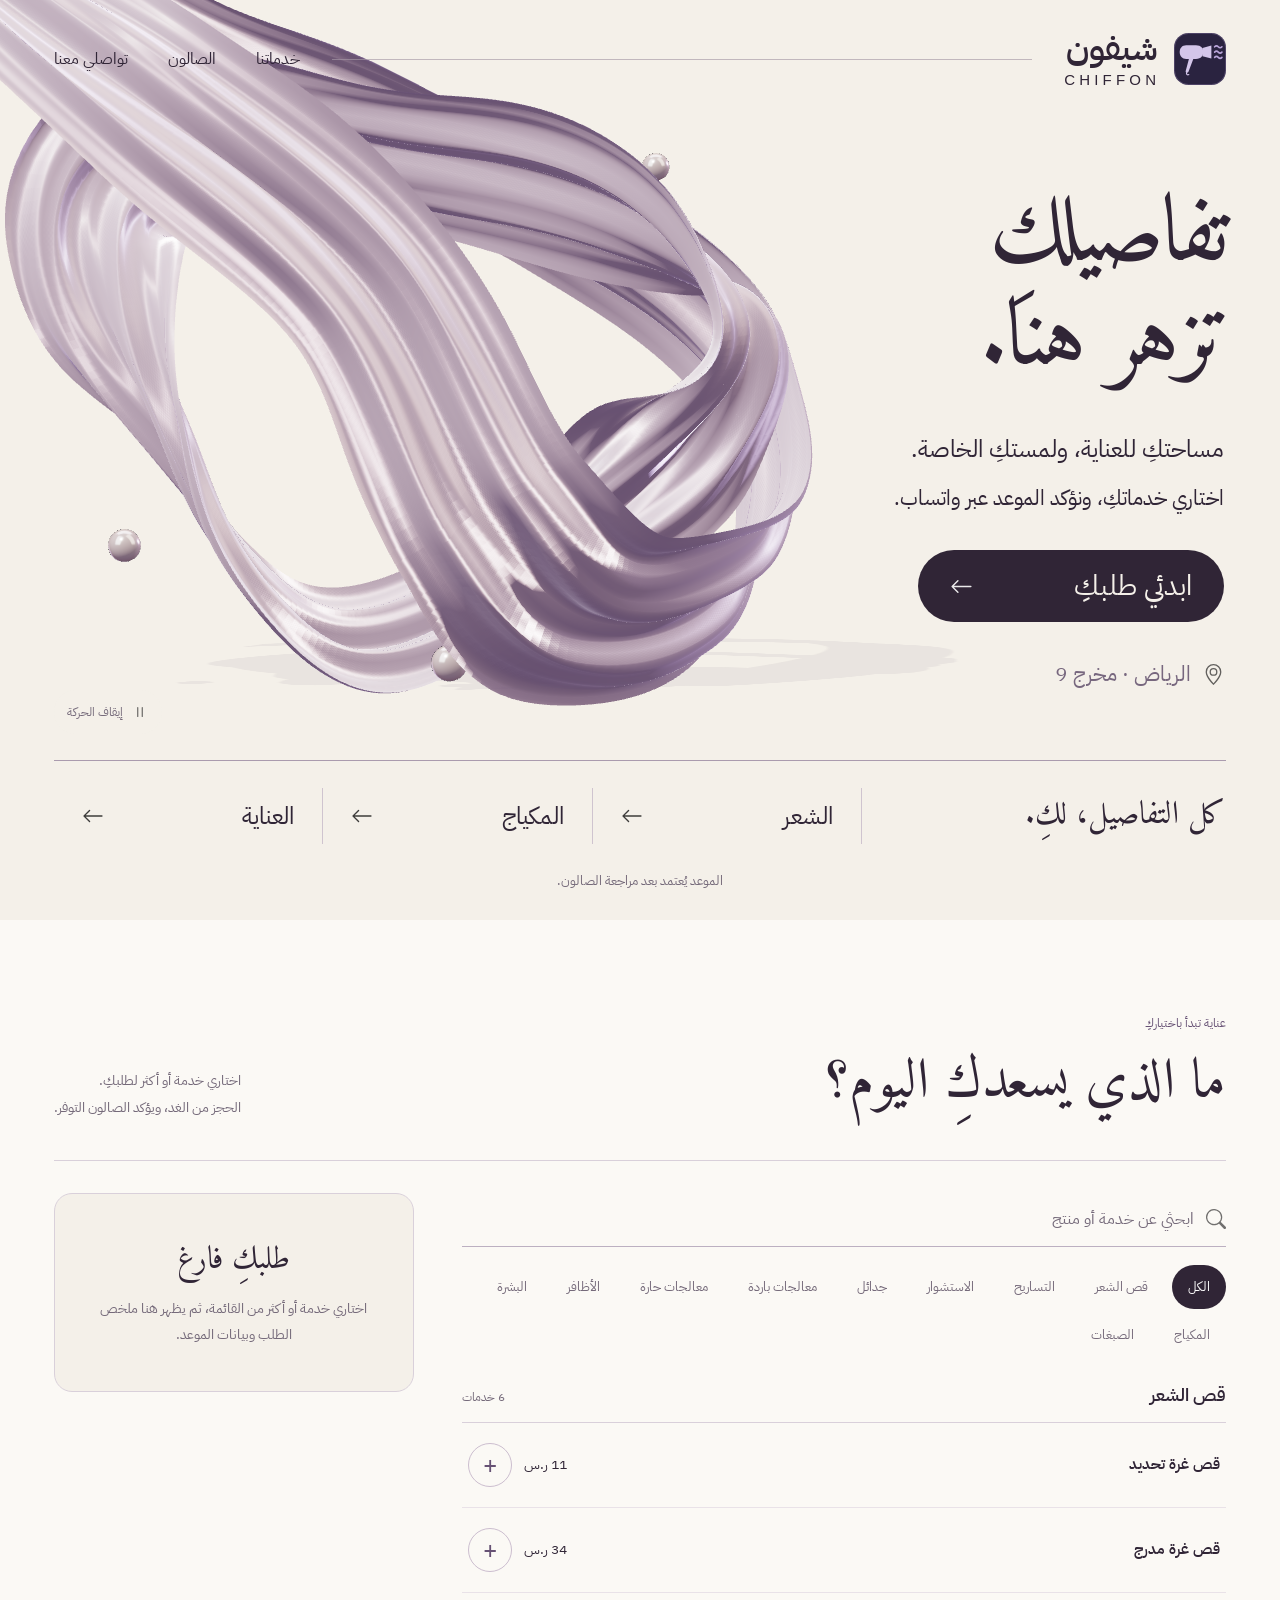
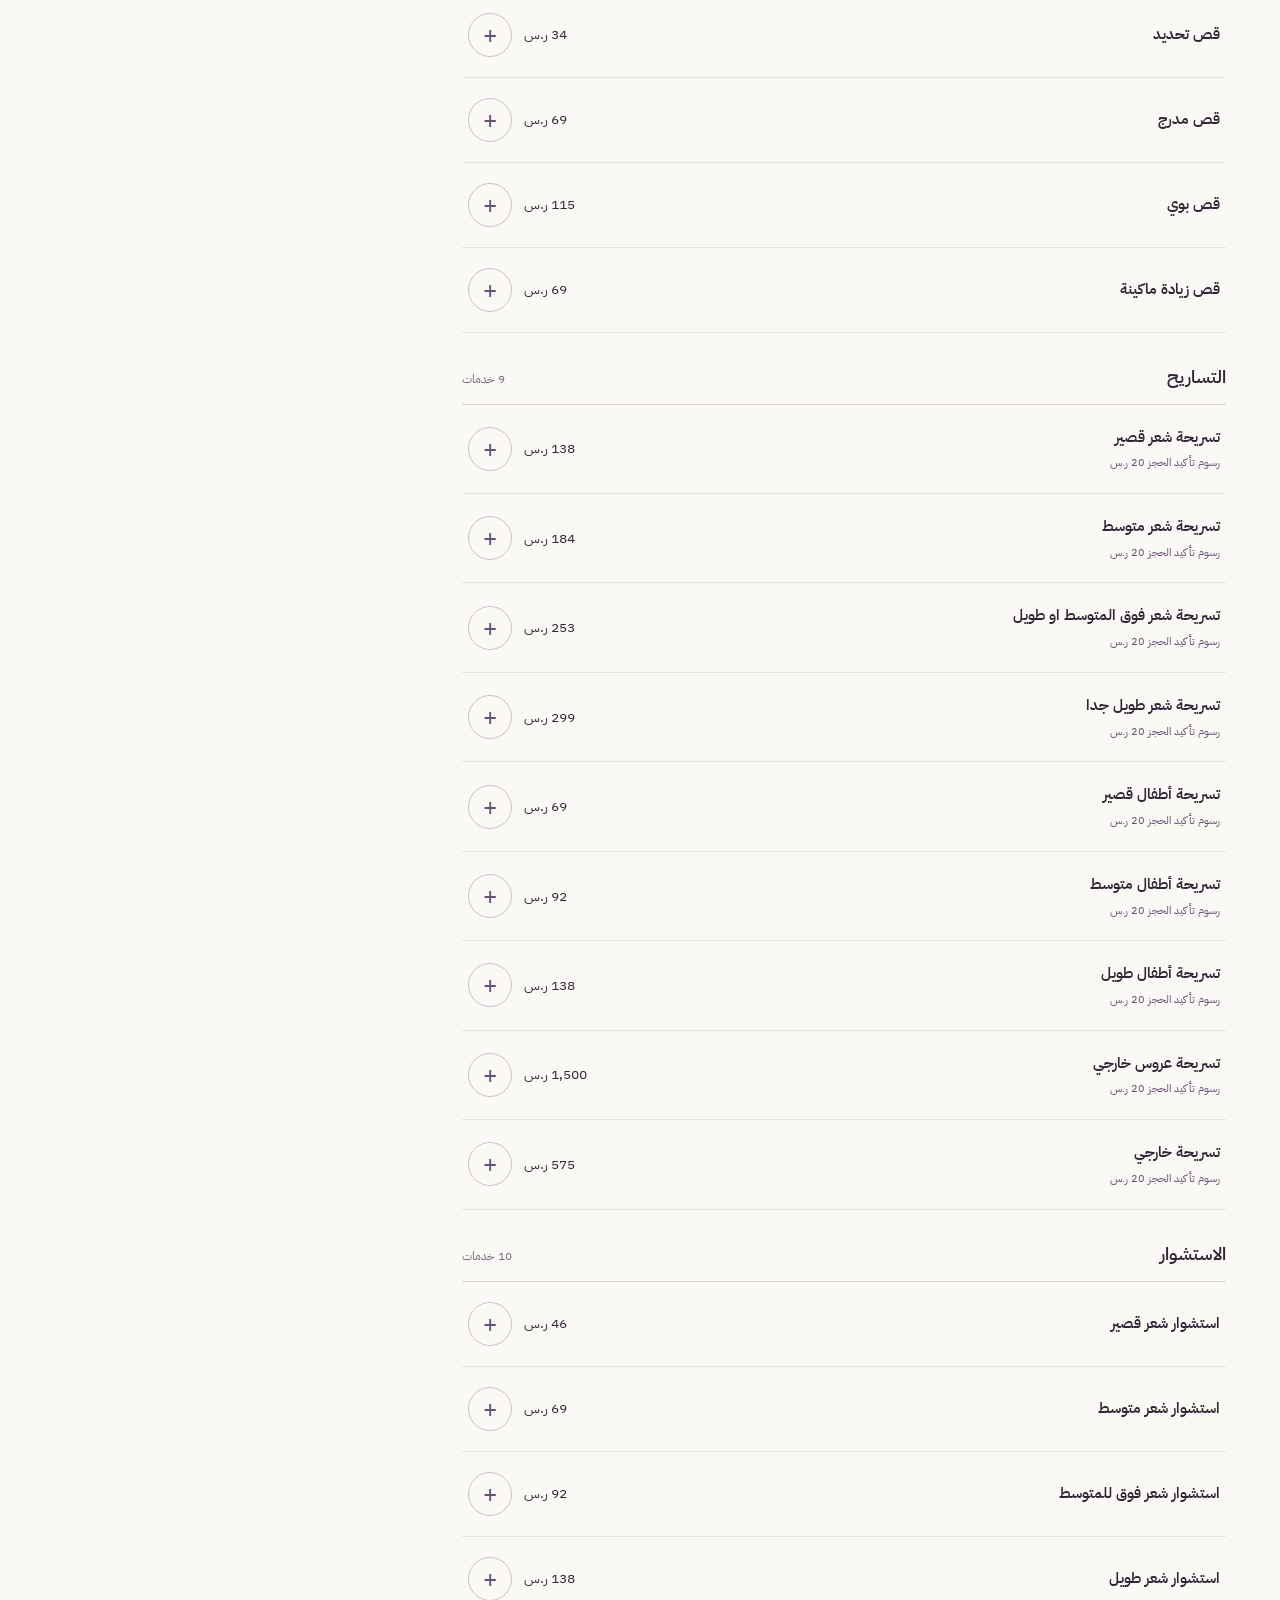
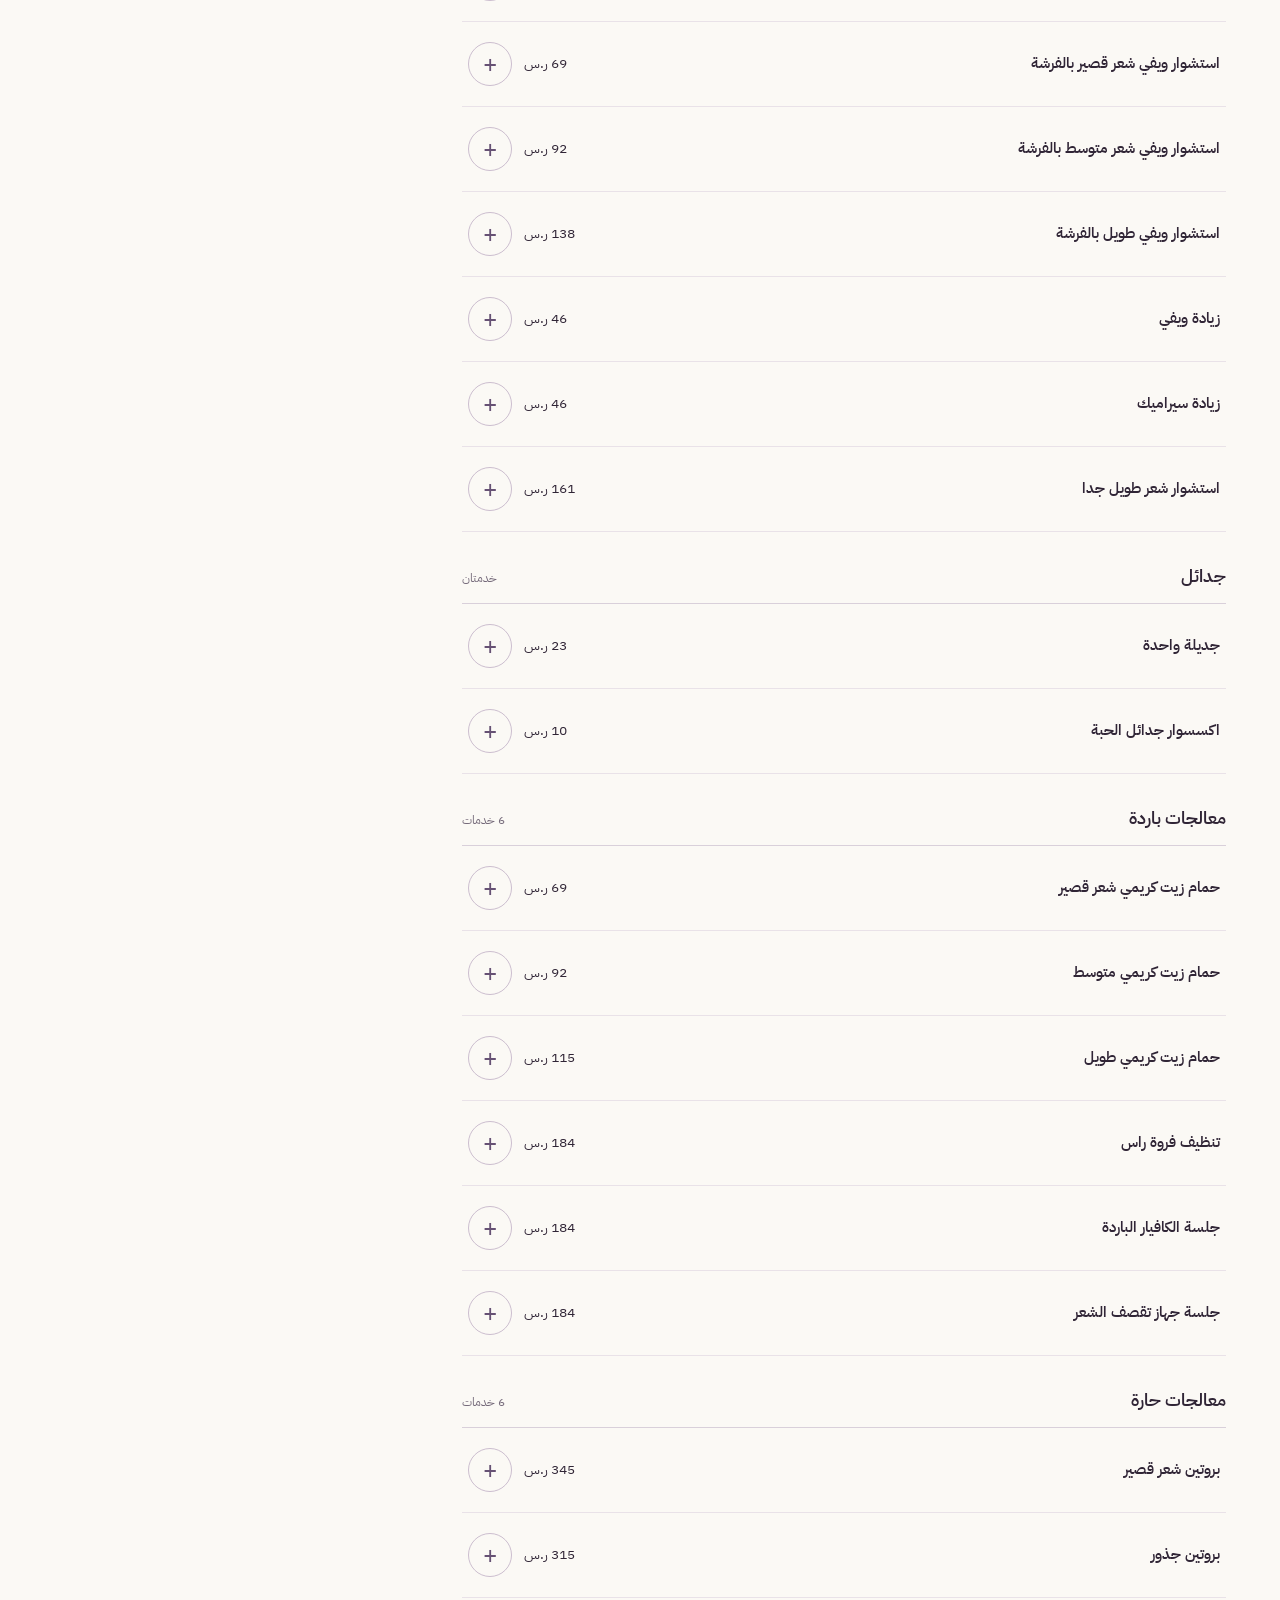
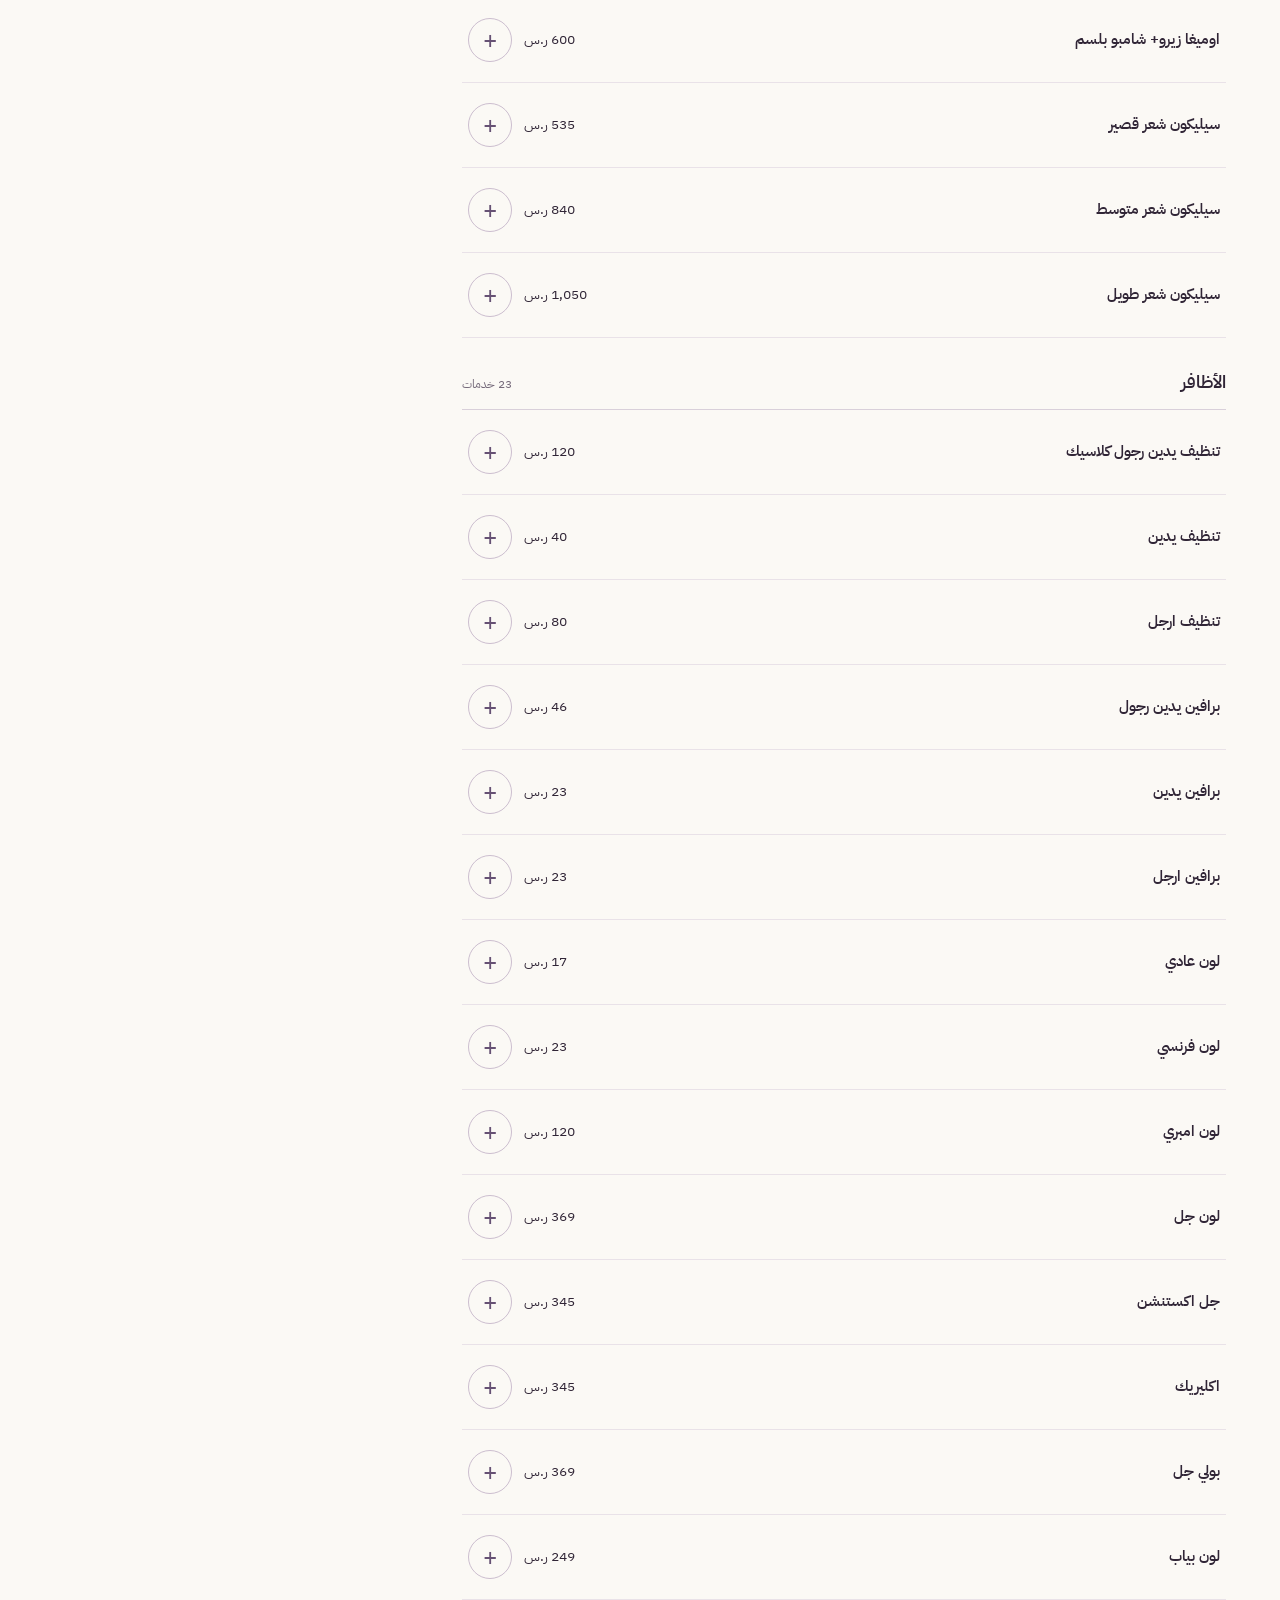
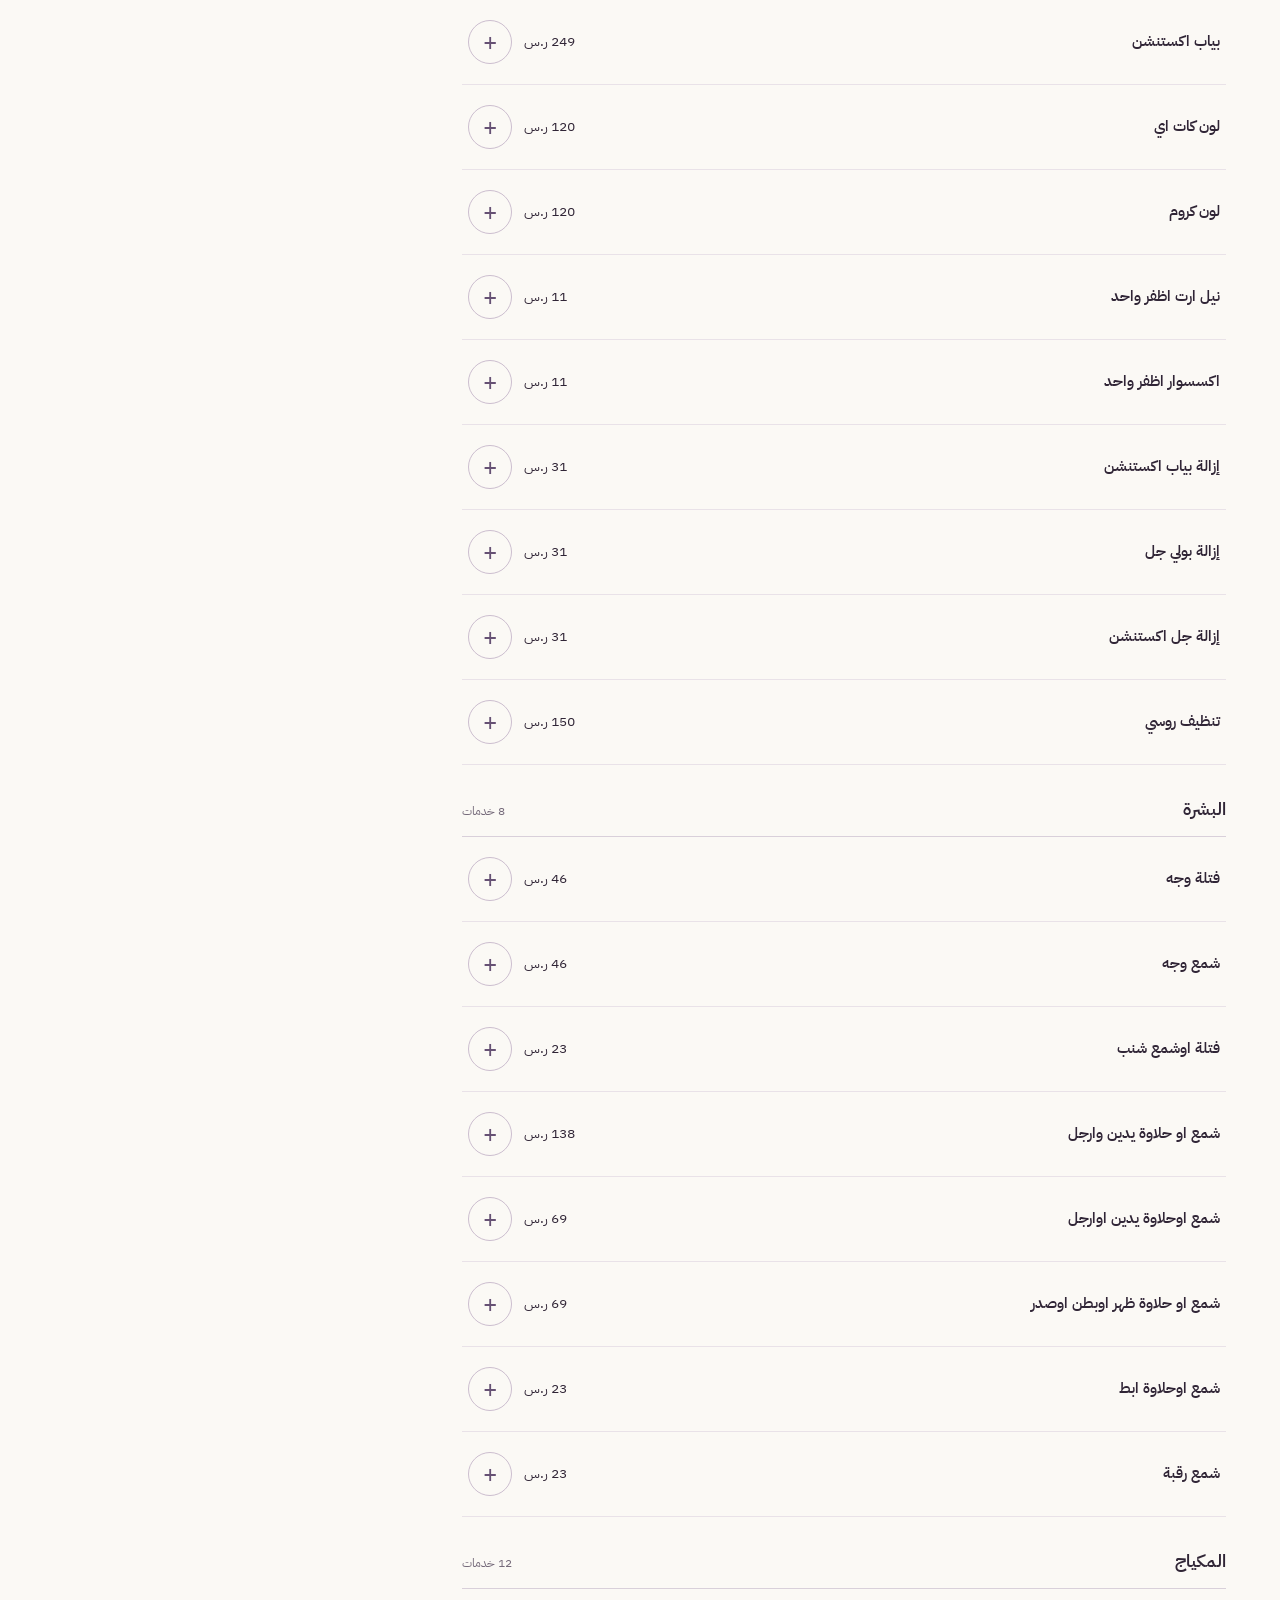
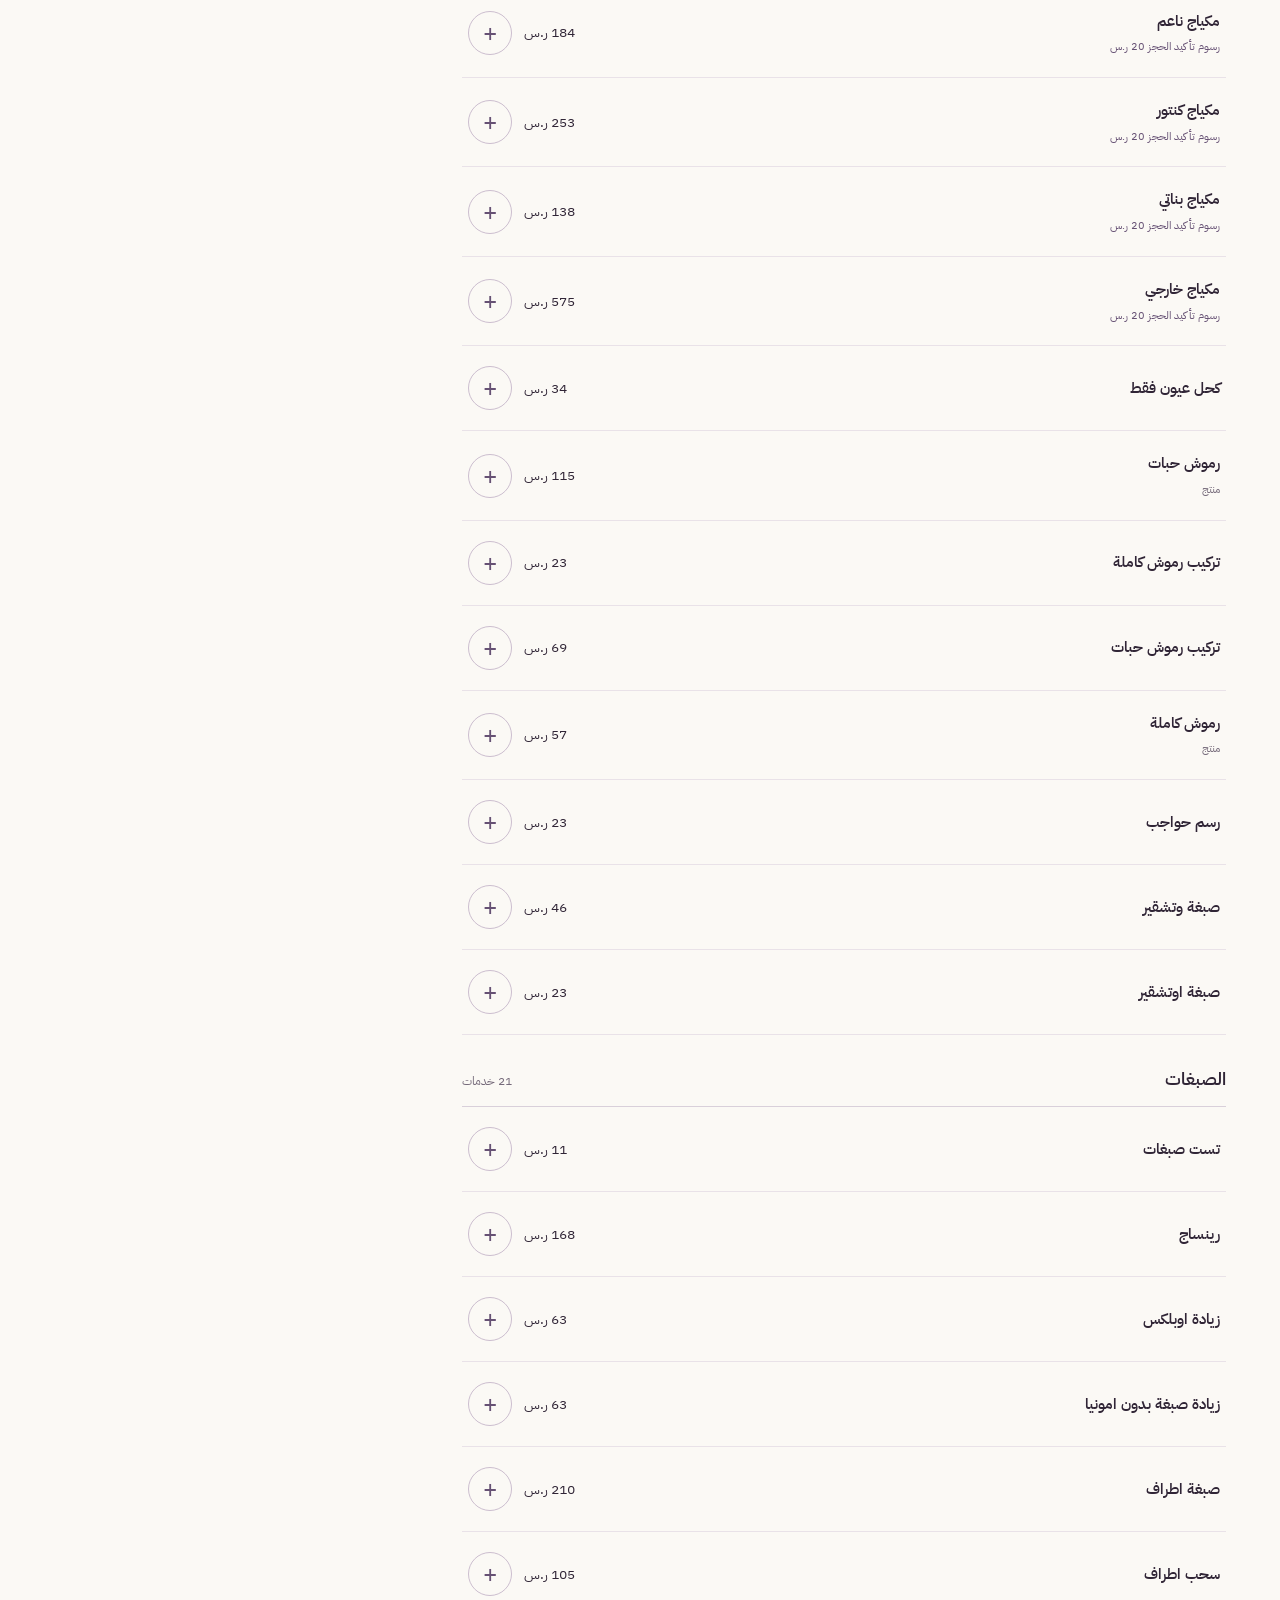
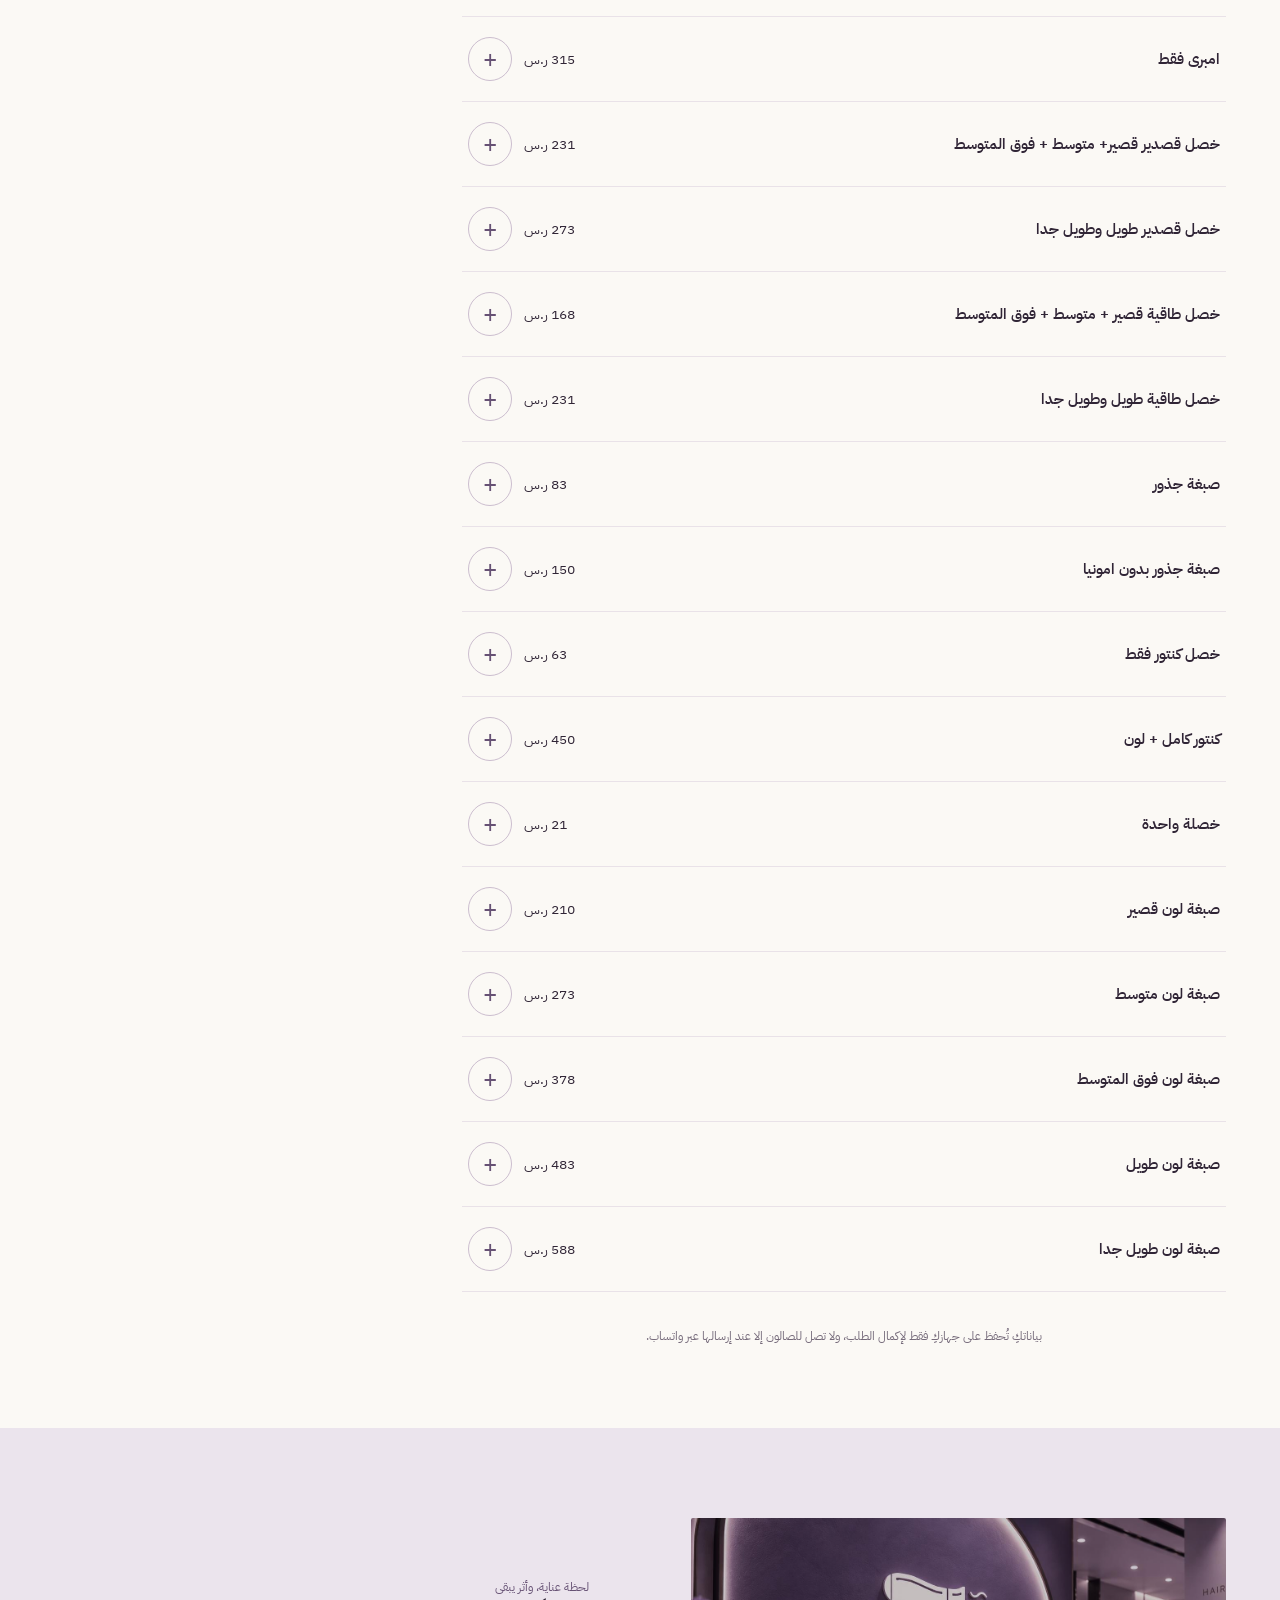
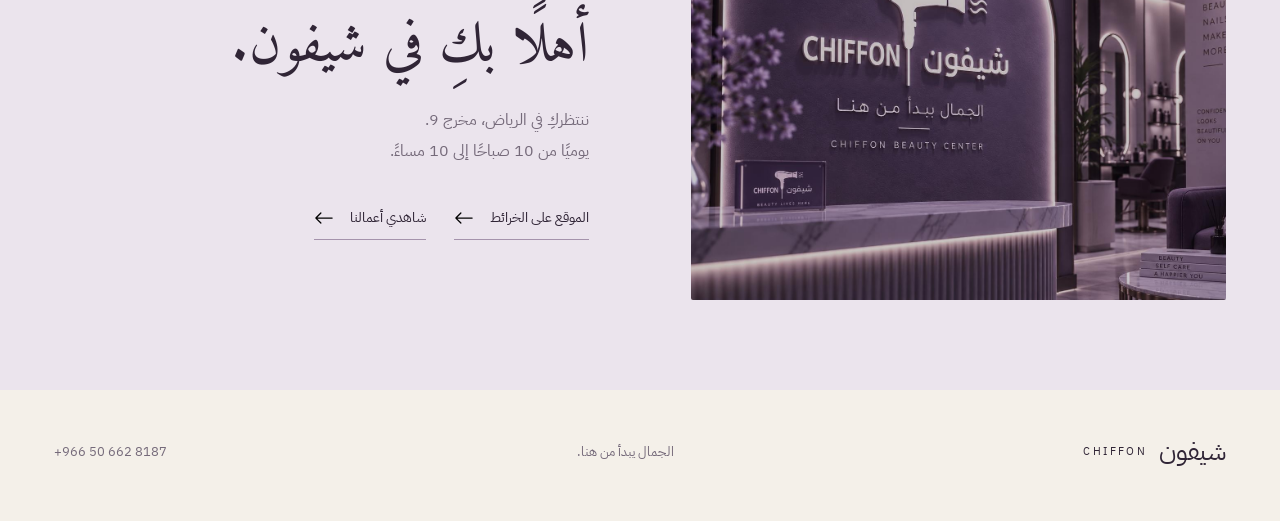
<file: index.html>
<!doctype html>
<html lang="ar" dir="rtl">
  <head>
    <meta charset="utf-8" />
    <meta
      name="viewport"
      content="width=device-width, initial-scale=1, viewport-fit=cover"
    />
    <meta name="theme-color" content="#f4f0e9" />
    <title>صالون شيفون | حجز المواعيد والخدمات</title>
    <meta
      name="description"
      content="اطلبي حجز خدمات صالون شيفون النسائي — مخرج 9، الرياض. تساريح ومكياج وقص واستشوار وعناية بالأظافر والبشرة، واحجزي موعدكِ عبر واتساب."
    />
    <link rel="canonical" href="https://chiffon9.com/" />
    <link rel="icon" href="favicon.ico" sizes="32x32" />
    <link rel="icon" type="image/svg+xml" href="favicon.svg" />
    <link rel="apple-touch-icon" href="apple-touch-icon.png" />
    <meta property="og:type" content="website" />
    <meta property="og:locale" content="ar_SA" />
    <meta property="og:site_name" content="صالون شيفون" />
    <meta
      property="og:title"
      content="صالون شيفون | حجز المواعيد والخدمات — مخرج 9، الرياض"
    />
    <meta
      property="og:description"
      content="اختاري خدماتكِ والوقت المناسب وأرسلي طلب الحجز عبر واتساب، ويؤكد الصالون موعدكِ بعد المراجعة."
    />
    <meta property="og:url" content="https://chiffon9.com/" />
    <meta property="og:image" content="https://chiffon9.com/og-image.jpg" />
    <meta property="og:image:type" content="image/jpeg" />
    <meta property="og:image:width" content="1200" />
    <meta property="og:image:height" content="630" />
    <meta
      property="og:image:alt"
      content="شعار صالون شيفون — حجز الخدمات، مخرج 9، الرياض"
    />
    <meta name="twitter:card" content="summary_large_image" />
    <script type="application/ld+json">
      {
        "@context": "https://schema.org",
        "@type": "BeautySalon",
        "name": "صالون شيفون",
        "alternateName": "Chiffon Beauty Salon",
        "url": "https://chiffon9.com/",
        "image": "https://chiffon9.com/og-image.jpg",
        "telephone": "+966506628187",
        "hasMap": "https://maps.app.goo.gl/1AcNZQyHX5CUG1ec9?g_st=ic",
        "sameAs": ["https://www.tiktok.com/@chiffon.9"],
        "address": {
          "@type": "PostalAddress",
          "addressLocality": "الرياض",
          "addressCountry": "SA"
        },
        "openingHoursSpecification": [
          {
            "@type": "OpeningHoursSpecification",
            "dayOfWeek": [
              "Monday",
              "Tuesday",
              "Wednesday",
              "Thursday",
              "Friday",
              "Saturday",
              "Sunday"
            ],
            "opens": "10:00",
            "closes": "22:00"
          }
        ],
        "currenciesAccepted": "SAR"
      }
    </script>
    <link
      rel="preload"
      href="assets/fonts/amiri-arabic-400-normal.woff2"
      as="font"
      type="font/woff2"
      crossorigin
    />
    <link
      rel="preload"
      href="assets/fonts/ibm-plex-sans-arabic-arabic-400-normal.woff2"
      as="font"
      type="font/woff2"
      crossorigin
    />
    <link rel="stylesheet" href="assets/site.css?v=20261017-motion" />
    <script src="assets/booking.js" defer></script>
    <script src="assets/experience.js?v=20261017-motion" defer></script>
  </head>
  <body>
    <a class="skip-link" href="#services">انتقلي إلى الخدمات</a>
    <section class="experience" id="home" aria-labelledby="hero-title">
      <header class="site-header">
        <a class="brand" href="#home" aria-label="شيفون — الصفحة الرئيسية">
          <img src="assets/brand-mark.svg" alt="" width="54" height="54" />
          <span class="wordmark"
            ><b>شيفون</b><span lang="en">CHIFFON</span></span
          >
        </a>
        <span class="header-rule" aria-hidden="true"></span>
        <nav aria-label="التنقل الرئيسي">
          <a href="#services">خدماتنا</a>
          <a href="#salon">الصالون</a>
          <a
            href="https://wa.me/966506628187"
            target="_blank"
            rel="noopener noreferrer"
            >تواصلي معنا</a
          >
        </nav>
      </header>
      <div class="hero-stage">
        <div
          class="hero-art"
          id="hero-art"
          aria-hidden="true"
          data-scene="poster"
        >
          <img
            class="hero-poster"
            src="assets/hero-poster.webp"
            width="1487"
            height="1058"
            alt=""
            fetchpriority="high"
          />
        </div>
        <div class="hero-copy">
          <h1 id="hero-title"><span>تفاصيلكِ</span><span>تزهر هنا.</span></h1>
          <p class="hero-intro">مساحتكِ للعناية، ولمستكِ الخاصة.</p>
          <p class="hero-description">
            اختاري خدماتكِ، ونؤكد الموعد عبر واتساب.
          </p>
          <a class="hero-cta" href="#services"
            ><span>ابدئي طلبكِ</span
            ><img
              src="assets/icons/arrow-left.svg"
              width="23"
              height="23"
              alt=""
          /></a>
          <a
            class="hero-location"
            href="https://maps.app.goo.gl/1AcNZQyHX5CUG1ec9?g_st=ic"
            target="_blank"
            rel="noopener noreferrer"
            ><img
              src="assets/icons/geo-alt.svg"
              width="21"
              height="21"
              alt=""
            />الرياض · مخرج 9</a
          >
        </div>
        <button
          class="motion-toggle"
          id="motion-toggle"
          type="button"
          aria-pressed="false"
          hidden
        >
          <img
            src="assets/icons/pause.svg"
            width="18"
            height="18"
            alt=""
          /><span>إيقاف الحركة</span>
        </button>
      </div>
      <div class="service-links" aria-label="استكشفي الخدمات">
        <p>كل التفاصيل، لكِ.</p>
        <a href="#services" data-service-query="شعر"
          >الشعر<img
            src="assets/icons/arrow-left.svg"
            width="22"
            height="22"
            alt=""
        /></a>
        <a href="#services" data-service-query="المكياج"
          >المكياج<img
            src="assets/icons/arrow-left.svg"
            width="22"
            height="22"
            alt=""
        /></a>
        <a href="#services" data-service-query="بشرة"
          >العناية<img
            src="assets/icons/arrow-left.svg"
            width="22"
            height="22"
            alt=""
        /></a>
      </div>
      <p class="hero-trust">الموعد يُعتمد بعد مراجعة الصالون.</p>
    </section>
    <section
      class="services"
      id="services"
      aria-labelledby="services-title"
      tabindex="-1"
    >
      <div class="section-heading">
        <div>
          <p class="eyebrow">عناية تبدأ باختياركِ</p>
          <h2 id="services-title">ما الذي يسعدكِ اليوم؟</h2>
        </div>
        <p>
          اختاري خدمة أو أكثر لطلبكِ.<br />الحجز من الغد، ويؤكد الصالون التوفر.
        </p>
      </div>
      <div class="app" dir="rtl" lang="ar">
        <div class="catalog">
          <label class="search"
            ><img
              src="assets/icons/search.svg"
              width="20"
              height="20"
              alt="" /><input
              id="search"
              type="search"
              placeholder="ابحثي عن خدمة أو منتج"
              aria-label="ابحثي عن خدمة أو منتج"
              autocomplete="off"
          /></label>
          <div class="chips" id="chips" role="group" aria-label="الأقسام"></div>
          <main class="list" id="list" aria-label="الخدمات والمنتجات"></main>
          <p id="resultCount" class="sr-only" aria-live="polite"></p>
          <p class="privacy">
            بياناتكِ تُحفظ على جهازكِ فقط لإكمال الطلب، ولا تصل للصالون إلا عند
            إرسالها عبر واتساب.
          </p>
        </div>
        <aside class="sheet" id="sheet" aria-label="طلبك">
          <div class="grab" id="grab"><div class="bar"></div></div>
          <div class="sum" id="sum">
            <div>
              <div class="lbl" id="sumLbl">لم تختاري خدمة بعد</div>
              <div class="amt" id="sumAmt">0 ر.س</div>
            </div>
            <button type="button" class="lnk" id="toggle" aria-expanded="false">
              تفاصيل
            </button>
          </div>
          <div class="peekfoot" id="peekfoot">
            <button type="button" class="primary" id="go">متابعة</button>
          </div>
          <div class="body" id="body">
            <div id="lines"></div>
            <h2>بيانات الموعد</h2>
            <div class="grid2">
              <label class="field"
                >التاريخ<span class="datebox"
                  ><input
                    id="day"
                    type="date"
                    aria-describedby="dayFace"
                  /><span class="dateface empty" id="dayFace"
                    >اختاري اليوم والشهر</span
                  ></span
                ></label
              >
              <label class="field"
                >الوقت المطلوب<select id="time"></select
              ></label>
            </div>
            <p class="note" id="sameDay">
              الحجز متاح من الغد فصاعدًا. لخدمة اليوم تفضّلي بزيارة الصالون
              مباشرة والدخول فوري —
              <a
                href="https://maps.app.goo.gl/1AcNZQyHX5CUG1ec9?g_st=ic"
                target="_blank"
                rel="noopener noreferrer"
                >موقع الصالون</a
              >.
            </p>
            <p class="note" id="weekday" hidden></p>
            <p class="note">
              مدة كل خدمة ساعة تقريبًا. الصالون يعمل من 10 صباحًا إلى 10 مساءً
              وآخر موعد يبدأ 9 مساءً، وقد تقترح الموظفة وقتًا أبكر عند اختيار
              أكثر من خدمة. اختيار الوقت لا يعني تأكيده تلقائيًا؛ يخضع للتوفر
              ومراجعة الصالون.
            </p>
            <label class="field"
              >الاسم<input
                id="customer"
                type="text"
                autocomplete="name"
                placeholder="اكتبي اسمكِ الكامل"
            /></label>
            <label class="field"
              >الجوال<input
                id="mobile"
                type="tel"
                inputmode="tel"
                autocomplete="tel"
                dir="ltr"
                placeholder="05XXXXXXXX"
            /></label>
            <div class="totals">
              <div>
                <span>قيمة الخدمات والمنتجات</span><b id="tServices">0 ر.س</b>
              </div>
              <div class="now">
                <span id="tFeeLbl">رسوم التأكيد بعد اعتماد الوقت</span
                ><b id="tFee">0 ر.س</b>
              </div>
              <div class="zero" id="tFeeZero" hidden>
                <span>لا يوجد مبلغ مطلوب للتحويل.</span>
              </div>
              <div>
                <span>قيمة الخدمات تُدفع عند تقديم الخدمة</span
                ><b id="tLater">0 ر.س</b>
              </div>
            </div>
            <p class="notice" id="notice"></p>
            <button type="button" class="lnk reset" id="reset">
              بدء طلب جديد
            </button>
          </div>
          <div class="foot" id="foot">
            <div class="err" id="err" role="alert" aria-live="polite"></div>
            <div class="ok" id="status" aria-live="polite"></div>
            <button type="button" class="primary" id="send">
              إرسال الطلب عبر واتساب
            </button>
          </div>
        </aside>
      </div>
    </section>
    <section class="salon" id="salon" aria-labelledby="salon-title">
      <img
        class="salon-photo"
        src="hero-salon.jpg"
        alt="استقبال صالون شيفون في الرياض"
        width="1400"
        height="933"
        loading="lazy"
      />
      <div class="salon-copy">
        <p class="eyebrow">لحظة عناية، وأثر يبقى</p>
        <h2 id="salon-title">أهلًا بكِ في شيفون.</h2>
        <p>ننتظركِ في الرياض، مخرج 9.<br />يوميًا من 10 صباحًا إلى 10 مساءً.</p>
        <div class="salon-links">
          <a
            href="https://maps.app.goo.gl/1AcNZQyHX5CUG1ec9?g_st=ic"
            target="_blank"
            rel="noopener noreferrer"
            >الموقع على الخرائط<img
              src="assets/icons/arrow-left.svg"
              width="20"
              height="20"
              alt="" /></a
          ><a
            href="https://www.tiktok.com/@chiffon.9"
            target="_blank"
            rel="noopener noreferrer"
            >شاهدي أعمالنا<img
              src="assets/icons/arrow-left.svg"
              width="20"
              height="20"
              alt=""
          /></a>
        </div>
      </div>
    </section>
    <footer class="site-footer">
      <a class="footer-brand" href="#home"
        >شيفون <span lang="en">CHIFFON</span></a
      >
      <p>الجمال يبدأ من هنا.</p>
      <a href="tel:+966506628187" dir="ltr">+966 50 662 8187</a>
    </footer>
    <div
      class="toast"
      id="toast"
      dir="rtl"
      lang="ar"
      role="status"
      aria-live="polite"
      hidden
    >
      <span id="toastMsg"></span
      ><button type="button" class="lnk" id="undo">تراجع</button>
    </div>
    <noscript
      ><p class="noscript">
        لتجهيز طلبكِ فعّلي JavaScript، أو
        <a href="https://wa.me/966506628187">تواصلي مع الصالون عبر واتساب</a>.
      </p></noscript
    >
  </body>
</html>
</file>
<file: assets/site.css>
@font-face {
  font-family: Amiri;
  src: url("fonts/amiri-arabic-400-normal.woff2") format("woff2");
  font-style: normal;
  font-weight: 400;
  font-display: swap;
  unicode-range:
    U+0600-06FF, U+0750-077F, U+0870-089F, U+08A0-08FF, U+200C-200E,
    U+FB50-FDFF, U+FE70-FEFC;
}
@font-face {
  font-family: Amiri;
  src: url("fonts/amiri-latin-400-normal.woff2") format("woff2");
  font-style: normal;
  font-weight: 400;
  font-display: swap;
  unicode-range: U+0000-00FF, U+2000-206F;
}
@font-face {
  font-family: Plex;
  src: url("fonts/ibm-plex-sans-arabic-arabic-400-normal.woff2") format("woff2");
  font-style: normal;
  font-weight: 400;
  font-display: swap;
  unicode-range:
    U+0600-06FF, U+0750-077F, U+0870-089F, U+08A0-08FF, U+200C-200E,
    U+FB50-FDFF, U+FE70-FEFC;
}
@font-face {
  font-family: Plex;
  src: url("fonts/ibm-plex-sans-arabic-latin-400-normal.woff2") format("woff2");
  font-style: normal;
  font-weight: 400;
  font-display: swap;
  unicode-range: U+0000-00FF, U+2000-206F;
}
@font-face {
  font-family: Plex;
  src: url("fonts/ibm-plex-sans-arabic-arabic-600-normal.woff2") format("woff2");
  font-style: normal;
  font-weight: 500 700;
  font-display: swap;
  unicode-range:
    U+0600-06FF, U+0750-077F, U+0870-089F, U+08A0-08FF, U+200C-200E,
    U+FB50-FDFF, U+FE70-FEFC;
}
@font-face {
  font-family: Plex;
  src: url("fonts/ibm-plex-sans-arabic-latin-600-normal.woff2") format("woff2");
  font-style: normal;
  font-weight: 500 700;
  font-display: swap;
  unicode-range: U+0000-00FF, U+2000-206F;
}
:root {
  --bg: #f4f0e9;
  --ink: #302536;
  --muted: #756a7a;
  --accent: #665174;
  --accent-strong: #4d395e;
  --accent-soft: #e9e1ed;
  --card: #fcfaf7;
  --card-on: #eee6f1;
  --line: #d9d0da;
  --danger: #a83553;
  --ok: #37634a;
  --peek: 172px;
  --sab: env(safe-area-inset-bottom, 0px);
  font-family: Plex, Tahoma, Arial, sans-serif;
  color-scheme: light;
  color: var(--ink);
  background: var(--bg);
  scroll-behavior: smooth;
}
* {
  box-sizing: border-box;
}
html {
  direction: rtl;
  scroll-padding-top: 24px;
}
body {
  margin: 0;
  -webkit-font-smoothing: antialiased;
  overflow-x: clip;
}
button,
input,
select {
  font: inherit;
  color: inherit;
}
button,
a,
input,
select {
  -webkit-tap-highlight-color: transparent;
}
button {
  cursor: pointer;
  touch-action: manipulation;
}
a {
  color: inherit;
  text-underline-offset: 5px;
}
button {
  border: 0;
}
button:disabled {
  opacity: 0.5;
  cursor: not-allowed;
}
img {
  max-width: 100%;
  vertical-align: middle;
}
button,
a {
  transition:
    background-color 0.2s,
    color 0.2s,
    opacity 0.2s;
}
h1,
h2,
p {
  margin: 0;
}
[hidden] {
  display: none !important;
}
:focus-visible {
  outline: 2px solid var(--accent);
  outline-offset: 5px;
}
a:focus-visible,
button:focus-visible {
  border-radius: 5px;
}
.sr-only {
  position: absolute;
  width: 1px;
  height: 1px;
  padding: 0;
  overflow: hidden;
  clip-path: inset(50%);
  white-space: nowrap;
}
.skip-link {
  position: fixed;
  z-index: 20;
  top: 12px;
  right: 12px;
  padding: 12px 20px;
  background: var(--ink);
  color: white;
  transform: translateY(-180%);
}
.skip-link:focus {
  transform: none;
}
/* A full-bleed scene; all copy and actions remain native, selectable HTML. */
.experience {
  position: relative;
  width: 100%;
  min-height: 920px;
  background: var(--bg);
  isolation: isolate;
}
.site-header {
  height: 112px;
  padding: 24px max(4.2vw, env(safe-area-inset-right)) 18px
    max(4.2vw, env(safe-area-inset-left));
  display: flex;
  align-items: center;
  gap: 32px;
  position: absolute;
  inset: 0 0 auto;
  z-index: 4;
}
.brand {
  display: flex;
  align-items: center;
  gap: 14px;
  text-decoration: none;
  flex-shrink: 0;
}
.brand > img {
  width: 52px;
  height: 52px;
}
.wordmark {
  display: flex;
  flex-direction: column;
  align-items: center;
  gap: 0;
  line-height: 1.1;
}
.wordmark b {
  font-size: 34px;
  font-weight: 600;
}
.wordmark > span {
  font-family: Arial, sans-serif;
  font-size: 15px;
  letter-spacing: 0.28em;
  margin-top: 5px;
}
.header-rule {
  flex: 1;
  height: 1px;
  background: #a699a7;
  opacity: 0.65;
  align-self: center;
}
.site-header nav {
  display: flex;
  gap: 40px;
  align-items: center;
}
.site-header nav a {
  font-size: 16px;
  text-decoration: none;
  padding: 10px 0;
  white-space: nowrap;
}
.site-header nav a:hover {
  text-decoration: underline;
}
.hero-stage {
  position: relative;
  min-height: 760px;
  height: calc(100svh - 168px);
  max-height: 1050px;
}
.hero-art {
  position: absolute;
  inset: 0;
  z-index: -1;
  overflow: hidden;
  background: var(--bg);
  pointer-events: none;
}
.hero-poster {
  width: 100%;
  height: 100%;
  object-fit: cover;
  object-position: center;
  transition: opacity 1s;
}
.hero-art canvas {
  position: absolute;
  inset: 0;
  width: 100%;
  height: 100%;
  opacity: 0;
  transition: opacity 1s;
}
.hero-art[data-scene="ready"] canvas {
  opacity: 1;
}
.hero-art[data-scene="ready"] .hero-poster {
  opacity: 0;
}
.hero-copy {
  position: relative;
  width: 38%;
  margin-left: auto;
  padding: 185px 4.4vw 65px 0;
}
.hero-copy .eyebrow {
  font-size: 12px;
  letter-spacing: 0.02em;
  margin-bottom: 18px;
  color: #7c6e80;
}
.hero-copy h1 {
  font-family: Amiri, Georgia, serif;
  font-weight: 400;
  font-size: clamp(76px, 7.4vw, 124px);
  line-height: 1.1;
  letter-spacing: -0.035em;
  margin: 0 -3px 35px 0;
}
.hero-copy h1 span {
  display: block;
}
.hero-intro {
  font-size: 24px;
  line-height: 1.8;
  margin-bottom: 7px;
}
.hero-description {
  font-size: 21px;
  line-height: 1.9;
  max-width: 31ch;
}
.hero-cta {
  margin-top: 32px;
  display: flex;
  align-items: center;
  justify-content: space-between;
  gap: 40px;
  width: 306px;
  min-height: 72px;
  padding: 14px 32px;
  background: var(--ink);
  color: var(--bg);
  border-radius: 999px;
  text-decoration: none;
  font-size: 28px;
}
.hero-cta img {
  filter: invert(1);
  opacity: 0.9;
}
.hero-cta:hover {
  background: #52415e;
}
.hero-location {
  display: inline-flex;
  align-items: center;
  gap: 12px;
  margin-top: 30px;
  text-decoration: none;
  color: #77677e;
  font-size: 21px;
  min-height: 44px;
}
.hero-location img {
  opacity: 0.6;
}
.motion-toggle {
  position: absolute;
  bottom: 26px;
  left: 4.2vw;
  display: flex;
  align-items: center;
  gap: 8px;
  color: var(--muted);
  background: rgba(244, 240, 233, 0.85);
  padding: 8px 13px;
  font-size: 12px;
  border-radius: 99px;
  min-height: 44px;
}
.motion-toggle img {
  opacity: 0.6;
}
.service-links {
  position: relative;
  margin: 0 4.2vw;
  min-height: 110px;
  border-top: 1px solid #aa9bae;
  display: grid;
  grid-template-columns: 1.35fr 1fr 1fr 1fr;
  align-items: center;
}
.service-links > p {
  font:
    400 32px/1.6 Amiri,
    serif;
}
.service-links a {
  display: flex;
  align-items: center;
  justify-content: space-between;
  gap: 16px;
  text-decoration: none;
  font-size: 24px;
  padding: 10px 28px;
  border-right: 1px solid #cfc4cf;
  min-height: 50px;
}
.service-links a:hover {
  color: var(--accent);
}
.service-links a img {
  opacity: 0.75;
}
.hero-trust {
  text-align: center;
  color: var(--muted);
  font-size: 13px;
  padding: 0 20px 24px;
  line-height: 1.7;
}
/* The service catalogue keeps the original request workflow. */
.services {
  padding: 94px max(4.2vw, env(safe-area-inset-right)) 80px
    max(4.2vw, env(safe-area-inset-left));
  background: #fbf9f5;
  scroll-margin-top: 0;
}
.section-heading {
  display: flex;
  align-items: flex-end;
  justify-content: space-between;
  gap: 30px;
  padding-bottom: 38px;
  border-bottom: 1px solid var(--line);
  margin-bottom: 32px;
}
.eyebrow {
  font-size: 12px;
  color: var(--accent);
  margin-bottom: 14px;
}
.section-heading h2,
.salon h2 {
  font:
    400 56px/1.35 Amiri,
    serif;
}
.section-heading > p {
  font-size: 14px;
  color: var(--muted);
  line-height: 1.9;
}
.app {
  display: grid;
  grid-template-columns: minmax(0, 1fr) 360px;
  gap: 48px;
  align-items: start;
}
.catalog {
  min-width: 0;
}
.search {
  display: flex;
  align-items: center;
  gap: 12px;
  min-height: 54px;
  background: transparent;
  border-bottom: 1px solid #bcb0c1;
  margin-bottom: 18px;
}
.search img {
  opacity: 0.55;
}
.search input {
  width: 100%;
  min-width: 0;
  background: none;
  border: 0;
  outline: none;
  font-size: 16px;
  padding: 12px 0;
}
.search:focus-within {
  border-color: var(--accent);
}
.search input::placeholder {
  color: var(--muted);
}
.chips {
  display: flex;
  flex-wrap: wrap;
  gap: 4px 8px;
  padding: 0 0 24px;
}
.chip {
  border: 1px solid transparent;
  border-radius: 999px;
  padding: 9px 15px;
  min-height: 44px;
  background: transparent;
  font-size: 13px;
  color: var(--muted);
  white-space: nowrap;
}
.chip[aria-pressed="true"] {
  background: var(--ink);
  color: white;
}
.chip:hover:not([aria-pressed="true"]) {
  background: var(--accent-soft);
}
.list {
  display: flex;
  flex-direction: column;
  gap: 30px;
}
.group {
  font-size: 18px;
  display: flex;
  justify-content: space-between;
  align-items: baseline;
  padding-bottom: 14px;
  border-bottom: 1px solid var(--line);
  font-weight: 600;
}
.group small {
  font-size: 12px;
  font-weight: 400;
  color: var(--muted);
}
.box {
  background: transparent;
}
.row {
  display: flex;
  align-items: center;
  gap: 12px;
  padding: 20px 6px;
  border-bottom: 1px solid #e9e2e8;
}
.row.on {
  background: #f0eaf3;
}
.row .txt {
  flex: 1;
  min-width: 0;
  display: flex;
  flex-direction: column;
  gap: 5px;
}
.row .name {
  font-size: 15px;
  font-weight: 500;
  line-height: 1.65;
}
.row .price {
  font-size: 14px;
  white-space: nowrap;
  font-variant-numeric: tabular-nums;
}
.row .meta {
  font-size: 11px;
  line-height: 1.7;
  color: var(--muted);
  display: flex;
  flex-wrap: wrap;
  gap: 8px;
}
.tag {
  color: var(--accent);
  font-size: 11px;
}
.tag.muted {
  color: var(--muted);
}
.add {
  height: 44px;
  width: 44px;
  border-radius: 50%;
  border: 1px solid #ccbecf;
  background: transparent;
  font-size: 24px;
  line-height: 1;
  color: var(--accent);
}
.add:hover {
  background: var(--accent-soft);
}
.qty {
  display: flex;
  gap: 0;
  align-items: center;
  direction: ltr;
  flex-shrink: 0;
}
.qty button {
  width: 36px;
  height: 44px;
  background: transparent;
  font-size: 23px;
}
.qty .plus {
  background: var(--accent-soft);
  border-radius: 50%;
}
.qty output {
  min-width: 20px;
  text-align: center;
  font-size: 14px;
  font-weight: 600;
}
.row .thumb {
  height: 40px;
  width: 40px;
  object-fit: cover;
  border-radius: 50%;
}
.empty {
  text-align: center;
  padding: 30px 18px;
  color: var(--muted);
  font-size: 14px;
  line-height: 1.9;
}
.empty strong {
  display: block;
  font:
    400 32px/1.5 Amiri,
    serif;
  color: var(--ink);
  margin-bottom: 12px;
}
.privacy {
  font-size: 12px;
  line-height: 1.8;
  color: var(--muted);
  text-align: center;
  margin: 34px auto 0;
  max-width: 62ch;
}
/* One booking panel: sticky on desktop; a touch sheet on mobile. */
.sheet {
  position: sticky;
  top: 22px;
  min-width: 0;
  max-height: calc(100vh - 44px);
  max-height: calc(100dvh - 44px);
  display: flex;
  flex-direction: column;
  background: var(--bg);
  border: 1px solid var(--line);
  border-radius: 18px;
  overflow: hidden;
}
.sheet .grab,
.peekfoot,
#toggle {
  display: none;
}
.sheet.is-empty .body > :not(#lines),
.sheet.is-empty .foot,
.sheet.is-empty .sum {
  display: none;
}
.sheet.is-empty .body {
  padding: 12px;
}
.sum {
  display: flex;
  justify-content: space-between;
  align-items: center;
  padding: 22px 22px 14px;
}
.sum .lbl {
  font-size: 12px;
  color: var(--muted);
}
.sum .amt {
  font-size: 25px;
  font-weight: 600;
  line-height: 1.7;
}
.lnk {
  background: none;
  color: var(--accent);
  padding: 8px 0;
  font-size: 13px;
  font-weight: 500;
  min-height: 36px;
}
.body {
  flex: 1;
  min-height: 0;
  overflow-y: auto;
  overscroll-behavior: contain;
  -webkit-overflow-scrolling: touch;
  padding: 4px 22px 0;
  display: flex;
  flex-direction: column;
  gap: 16px;
  touch-action: pan-y;
}
.foot {
  padding: 15px 22px 22px;
  display: flex;
  flex-direction: column;
  gap: 8px;
  background: var(--bg);
}
.primary {
  min-height: 54px;
  flex-shrink: 0;
  border-radius: 12px;
  background: var(--ink);
  color: #fff;
  font-size: 15px;
  font-weight: 600;
  width: 100%;
  padding: 12px;
}
.primary:hover {
  background: #53405e;
}
.err {
  font-size: 12px;
  line-height: 1.6;
  color: var(--danger);
}
.err:empty,
.ok:empty {
  display: none;
}
.ok {
  font-size: 12px;
  line-height: 1.6;
  color: var(--ok);
}
.note,
.line .s {
  font-size: 12px;
  line-height: 1.8;
  color: var(--muted);
}
.note a {
  color: var(--accent);
}
.note.gap {
  margin-top: 14px;
}
.lines {
  display: flex;
  flex-direction: column;
  gap: 12px;
}
.line {
  padding: 14px 0;
  border-bottom: 1px solid var(--line);
  display: flex;
  flex-direction: column;
  gap: 9px;
}
.line .h {
  display: flex;
  align-items: center;
  gap: 10px;
}
.line .h .n {
  font-size: 14px;
  flex: 1;
}
.line .h .p {
  font-size: 13px;
  white-space: nowrap;
}
.line .lnk.rm {
  color: var(--danger);
  font-size: 12px;
}
.line .s.fee {
  color: var(--accent);
}
.line .emp,
.reset {
  align-self: flex-start;
  font-size: 12px;
}
.reset {
  color: var(--muted);
}
.reset.armed {
  color: var(--danger);
}
.sheet h2 {
  font-size: 18px;
  font-weight: 500;
  margin-top: 8px;
}
.grid2 {
  display: grid;
  grid-template-columns: repeat(2, minmax(0, 1fr));
  gap: 10px;
}
.field {
  display: flex;
  flex-direction: column;
  gap: 7px;
  color: var(--muted);
  font-size: 12px;
  line-height: 1.6;
}
.field input,
.field select {
  width: 100%;
  min-width: 0;
  height: 48px;
  padding: 0 12px;
  border-radius: 8px;
  border: 1px solid #cfc3d2;
  background: #fcfaf7;
  color: var(--ink);
  font-size: 16px;
  font-weight: 400;
}
.field input[aria-invalid="true"],
.field select[aria-invalid="true"] {
  border-color: var(--danger);
}
.field select option {
  background: #fcfaf7;
  color: var(--ink);
}
.field input::placeholder {
  color: var(--muted);
}
.datebox {
  position: relative;
  display: block;
}
.datebox input {
  width: 100%;
  cursor: pointer;
  color: transparent;
}
.datebox input::-webkit-datetime-edit,
.datebox input::-webkit-date-and-time-value {
  opacity: 0;
}
.dateface {
  position: absolute;
  inset: 0 10px;
  display: flex;
  align-items: center;
  pointer-events: none;
  white-space: nowrap;
  overflow: hidden;
  font-size: 14px;
  color: var(--ink);
}
.dateface.empty {
  color: var(--muted);
}
.totals {
  display: flex;
  flex-direction: column;
  gap: 10px;
  padding-top: 14px;
  border-top: 1px solid var(--line);
  font-size: 12px;
  color: var(--muted);
}
.totals > div {
  display: flex;
  justify-content: space-between;
  gap: 12px;
}
.totals b {
  color: var(--ink);
  white-space: nowrap;
  font-size: 13px;
}
.notice {
  font-size: 12px;
  line-height: 1.9;
  padding: 14px;
  background: var(--accent-soft);
  color: var(--accent-strong);
  border-radius: 8px;
}
.notice strong {
  display: block;
  font-weight: 600;
  margin-bottom: 5px;
}
.toast {
  position: fixed;
  bottom: 24px;
  right: 24px;
  z-index: 15;
  width: min(calc(100% - 40px), 390px);
  padding: 12px 18px;
  display: flex;
  gap: 16px;
  align-items: center;
  justify-content: space-between;
  border: 1px solid var(--line);
  border-radius: 12px;
  background: #fffdf9;
  color: var(--ink);
  font-size: 13px;
  box-shadow: 0 8px 32px #30253614;
}
.toast .lnk {
  padding: 0;
  flex-shrink: 0;
}
.salon {
  display: grid;
  grid-template-columns: 1fr 1fr;
  gap: 8vw;
  align-items: center;
  padding: 90px 4.2vw;
  background: #ebe4ed;
}
.salon-photo {
  width: 100%;
  height: auto;
  aspect-ratio: 1.4;
  object-fit: cover;
  border-radius: 2px;
}
.salon-copy > p:not(.eyebrow) {
  font-size: 16px;
  line-height: 1.9;
  color: var(--muted);
  margin-top: 20px;
}
.salon-links {
  display: flex;
  gap: 28px;
  flex-wrap: wrap;
  margin-top: 30px;
}
.salon-links a {
  display: flex;
  align-items: center;
  gap: 16px;
  font-size: 14px;
  min-height: 44px;
  text-decoration: none;
  border-bottom: 1px solid #a593ac;
}
.site-footer {
  display: flex;
  align-items: center;
  justify-content: space-between;
  gap: 20px;
  padding: 42px 4.2vw 50px;
  color: var(--muted);
  font-size: 13px;
}
.footer-brand {
  display: flex;
  align-items: center;
  gap: 12px;
  text-decoration: none;
  font-size: 26px;
  color: var(--ink);
}
.footer-brand span {
  font-size: 11px;
  letter-spacing: 0.22em;
}
.site-footer > a:last-child {
  text-decoration: none;
}
.noscript {
  position: fixed;
  bottom: 0;
  inset-inline: 0;
  background: white;
  padding: 20px;
  z-index: 20;
}
@media (min-width: 1440px) {
  .list {
    display: grid;
    grid-template-columns: repeat(2, minmax(0, 1fr));
    gap: 30px;
  }
  .list > .col {
    display: flex;
    flex-direction: column;
    gap: 30px;
    min-width: 0;
  }
  .list > .empty {
    grid-column: 1/-1;
  }
  .app {
    grid-template-columns: minmax(0, 1fr) 380px;
  }
}
@media (min-width: 900px) {
  .sheet {
    transform: none !important;
    height: auto !important;
  }
  .body,
  .foot {
    opacity: 1 !important;
    pointer-events: auto !important;
  }
  .toast {
    bottom: 24px !important;
  }
}
@media (min-width: 900px) and (max-width: 1179px) {
  .hero-copy {
    width: 44%;
    padding-right: 4vw;
  }
  .hero-copy h1 {
    font-size: 86px;
  }
  .hero-intro {
    font-size: 18px;
  }
  .hero-description {
    font-size: 15px;
  }
  .hero-stage {
    min-height: 740px;
  }
  .site-header nav {
    gap: 24px;
  }
  .app {
    grid-template-columns: minmax(0, 1fr) 320px;
    gap: 28px;
  }
  .section-heading h2 {
    font-size: 46px;
  }
}
@media (max-width: 899px) {
  .experience {
    min-height: 0;
    background:
      radial-gradient(ellipse at 88% 0%, #e5dceb66, transparent 42%), var(--bg);
  }
  .site-header {
    height: calc(90px + env(safe-area-inset-top, 0px));
    padding: calc(20px + env(safe-area-inset-top, 0px))
      max(22px, env(safe-area-inset-right)) 12px
      max(22px, env(safe-area-inset-left));
    gap: 16px;
  }
  .site-header::after {
    content: "";
    position: absolute;
    bottom: 0;
    left: max(22px, env(safe-area-inset-left));
    right: max(22px, env(safe-area-inset-right));
    height: 1px;
    background: linear-gradient(90deg, transparent, #a699a74d, transparent);
    pointer-events: none;
  }
  .brand {
    gap: 9px;
  }
  .brand > img {
    width: 38px;
    height: 38px;
  }
  .wordmark b {
    font-size: 25px;
  }
  .wordmark > span {
    font-size: 10px;
    letter-spacing: 0.23em;
    margin-top: 3px;
  }
  .header-rule {
    display: none;
  }
  .site-header nav {
    margin-right: auto;
    gap: 20px;
  }
  .site-header nav a {
    font-size: 12px;
  }
  .site-header nav a:nth-child(2) {
    display: none;
  }
  .hero-stage {
    height: auto;
    min-height: 850px;
    padding: calc(112px + env(safe-area-inset-top, 0px)) 22px 365px;
  }
  .hero-copy {
    width: 100%;
    max-width: 480px;
    margin: auto;
    padding: 0;
    text-align: center;
  }
  .hero-copy .eyebrow {
    font-size: 11px;
    margin: 0 0 18px;
  }
  .hero-copy h1 {
    font-size: 68px;
    line-height: 1.16;
    letter-spacing: -0.025em;
    margin: 0 0 18px;
  }
  .hero-copy h1 span {
    display: block;
  }
  .hero-intro {
    font-size: 17px;
    margin-top: 8px;
  }
  .hero-description {
    font-size: 13px;
    max-width: none;
    margin: 0 auto;
  }
  .hero-cta {
    margin: 22px auto 0;
    min-height: 56px;
    width: 248px;
    font-size: 18px;
    padding: 12px 26px;
  }
  .hero-location {
    font-size: 12px;
    margin-top: 15px;
    gap: 7px;
    color: var(--accent);
  }
  .hero-location img {
    width: 16px;
    height: 16px;
  }
  .hero-art {
    top: auto;
    height: 435px;
    bottom: 0;
    background: transparent;
    /* Let the scene overlap the copy area without a rectangular edge.
       The prefixed mask also blends the poster on iPhone Safari. */
    -webkit-mask-image: linear-gradient(
      to bottom,
      transparent,
      #0000000f 48px,
      #000000d9 136px,
      #000 176px,
      #000 calc(100% - 24px),
      transparent
    );
    mask-image: linear-gradient(
      to bottom,
      transparent,
      #0000000f 48px,
      #000000d9 136px,
      #000 176px,
      #000 calc(100% - 24px),
      transparent
    );
  }
  .hero-poster {
    object-fit: cover;
    object-position: 24% center;
    width: 160%;
    max-width: none;
    height: 100%;
    margin-right: -50%;
  }
  .motion-toggle {
    bottom: 12px;
    left: 16px;
    font-size: 11px;
    padding: 7px 12px;
  }
  .service-links {
    margin: 0 22px;
    grid-template-columns: repeat(3, 1fr);
    gap: 0;
    min-height: 0;
    padding: 17px 0 10px;
  }
  .service-links > p {
    grid-column: 1/-1;
    text-align: center;
    font-size: 26px;
    margin-bottom: 14px;
  }
  .service-links a {
    font-size: 17px;
    padding: 8px 16px;
    justify-content: space-between;
    gap: 10px;
    border-right: 1px solid var(--line);
  }
  .service-links a:nth-child(2) {
    border: 0;
  }
  .service-links a img {
    width: 16px;
    height: 16px;
  }
  .hero-trust {
    font-size: 11px;
    padding: 12px 20px 25px;
  }
  .services {
    padding: 60px 22px 55px;
  }
  .section-heading {
    display: block;
    margin-bottom: 20px;
    padding-bottom: 22px;
  }
  .section-heading h2,
  .salon h2 {
    font-size: 42px;
  }
  .section-heading .eyebrow {
    margin-bottom: 10px;
  }
  .section-heading > p {
    font-size: 12px;
    margin-top: 14px;
  }
  .app {
    display: block;
  }
  .search {
    min-height: 52px;
    margin-bottom: 16px;
  }
  .chips {
    flex-wrap: nowrap;
    overflow-x: auto;
    scrollbar-width: none;
    margin: 0 -22px;
    padding: 0 22px 22px;
    scroll-padding-inline: 22px;
  }
  .chips::-webkit-scrollbar {
    display: none;
  }
  .chip {
    flex-shrink: 0;
    font-size: 12px;
    padding: 8px 14px;
  }
  .list {
    display: flex;
    gap: 28px;
  }
  .list > .col {
    display: contents;
  }
  .group {
    font-size: 17px;
  }
  .row {
    padding: 16px 0;
    gap: 10px;
  }
  .row .name {
    font-size: 14px;
  }
  .row .price {
    font-size: 13px;
  }
  .row .meta {
    font-size: 10px;
  }
  .add {
    width: 44px;
    height: 44px;
  }
  .qty button {
    width: 30px;
  }
  .qty output {
    min-width: 18px;
  }
  .tag {
    font-size: 10px;
  }
  .privacy {
    font-size: 11px;
    margin-top: 28px;
  }
  .sheet {
    position: fixed;
    top: auto;
    left: 50%;
    bottom: 0;
    z-index: 10;
    width: min(100%, 460px);
    max-height: none;
    border-radius: 24px 24px 0 0;
    border: 1px solid var(--line);
    background: #f9f6f0;
    transform: translateX(-50%) translateY(120%);
    box-shadow: 0 -12px 45px #3025361c;
    will-change: transform;
    touch-action: pan-y;
    overflow: hidden;
  }
  .sheet .grab {
    display: block;
    padding: 12px 22px 8px;
    touch-action: none;
    cursor: grab;
  }
  .grab .bar {
    height: 4px;
    width: 34px;
    border-radius: 4px;
    background: #cbbdd0;
    margin: auto;
  }
  .sum {
    padding: 5px 22px 12px;
    cursor: grab;
    touch-action: none;
  }
  .sum .lbl {
    font-size: 11px;
  }
  .sum .amt {
    font-size: 23px;
  }
  #toggle {
    display: block;
    font-size: 13px;
    min-height: 44px;
  }
  .peekfoot {
    display: block;
    position: absolute;
    left: 22px;
    right: 22px;
    top: 84px;
  }
  .sheet .primary {
    min-height: 54px;
  }
  .sheet.open .peekfoot {
    pointer-events: none;
  }
  .sheet:not(.open) .body,
  .sheet:not(.open) .foot {
    pointer-events: none;
  }
  .body {
    padding: 4px 22px 0;
    gap: 16px;
  }
  .foot {
    padding: 12px 22px calc(18px + env(safe-area-inset-bottom, 0px));
    background: #f9f6f0;
  }
  .sheet.is-empty .body > :not(#lines),
  .sheet.is-empty .foot,
  .sheet.is-empty .sum {
    display: flex;
  }
  .sheet.is-empty .sum {
    display: flex;
  }
  .toast {
    right: auto;
    left: 50%;
    transform: translateX(-50%);
    font-size: 12px;
  }
  .salon {
    grid-template-columns: 1fr;
    gap: 30px;
    padding: 40px 22px;
  }
  .salon-photo {
    aspect-ratio: 1.5;
  }
  .salon-copy > p:not(.eyebrow) {
    font-size: 14px;
    margin-top: 12px;
  }
  .salon-links {
    margin-top: 20px;
    gap: 24px;
  }
  .salon-links a {
    font-size: 12px;
  }
  .site-footer {
    padding: 32px 22px calc(35px + env(safe-area-inset-bottom, 0px));
    flex-wrap: wrap;
    font-size: 12px;
  }
  .site-footer > p {
    display: none;
  }
  html.has-cart body {
    padding-bottom: var(--peek);
  }
}
@media (max-width: 380px) {
  .hero-copy h1 {
    font-size: 63px;
  }
  .hero-stage {
    min-height: 820px;
  }
  .service-links a {
    padding: 8px 10px;
  }
  .row .name {
    font-size: 13px;
  }
  .row {
    gap: 7px;
  }
  .qty button {
    width: 28px;
  }
  .sheet .grid2 {
    gap: 6px;
  }
}
@media (prefers-reduced-motion: reduce) {
  :root {
    scroll-behavior: auto;
  }
  *,
  *::before,
  *::after {
    transition: none !important;
    animation: none !important;
  }
  /* JavaScript skips WebGL until the user explicitly chooses to play. */
}
@media (prefers-contrast: more) {
  :root {
    --muted: #54465b;
    --line: #a99caf;
  }
  .hero-location,
  .hero-trust {
    color: #5e4c68;
  }
}
</file>
